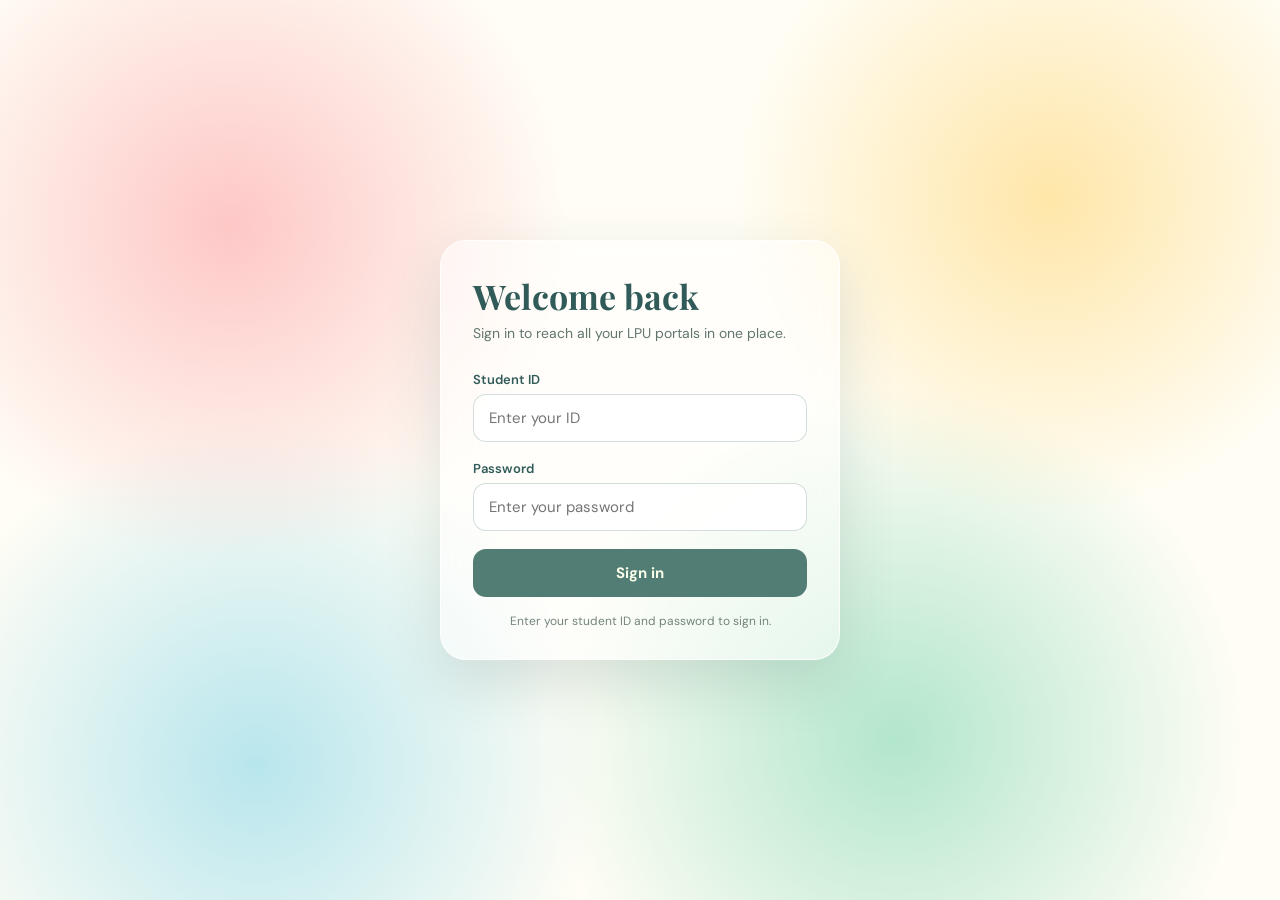
<file: index.html>
<!DOCTYPE html>
<html lang="en">
<head>
<meta charset="UTF-8">
<meta name="viewport" content="width=device-width, initial-scale=1.0">
<title>Student Login | LPU Portal Hub</title>
<link rel="stylesheet" href="background-effects.css">
<link rel="stylesheet" href="site.css">
</head>
<body class="site bg-blobs">
<main class="login-wrap">
  <section class="login-card">
    <h1>Welcome back</h1>
    <p class="sub">Sign in to reach all your LPU portals in one place.</p>
    <form id="loginForm" action="portals.html">
      <div id="errorMsg" class="login-error" role="alert"></div>
      <label for="uid">Student ID</label>
      <input id="uid" name="uid" type="text" autocomplete="username" placeholder="Enter your ID">
      <label for="pwd">Password</label>
      <input id="pwd" name="pwd" type="password" autocomplete="current-password" placeholder="Enter your password">
      <button class="btn" type="submit">Sign in</button>
    </form>
    <p class="hint">Enter your student ID and password to sign in.</p>
  </section>
</main>
<script src="login.js"></script>
</body>
</html>
</file>
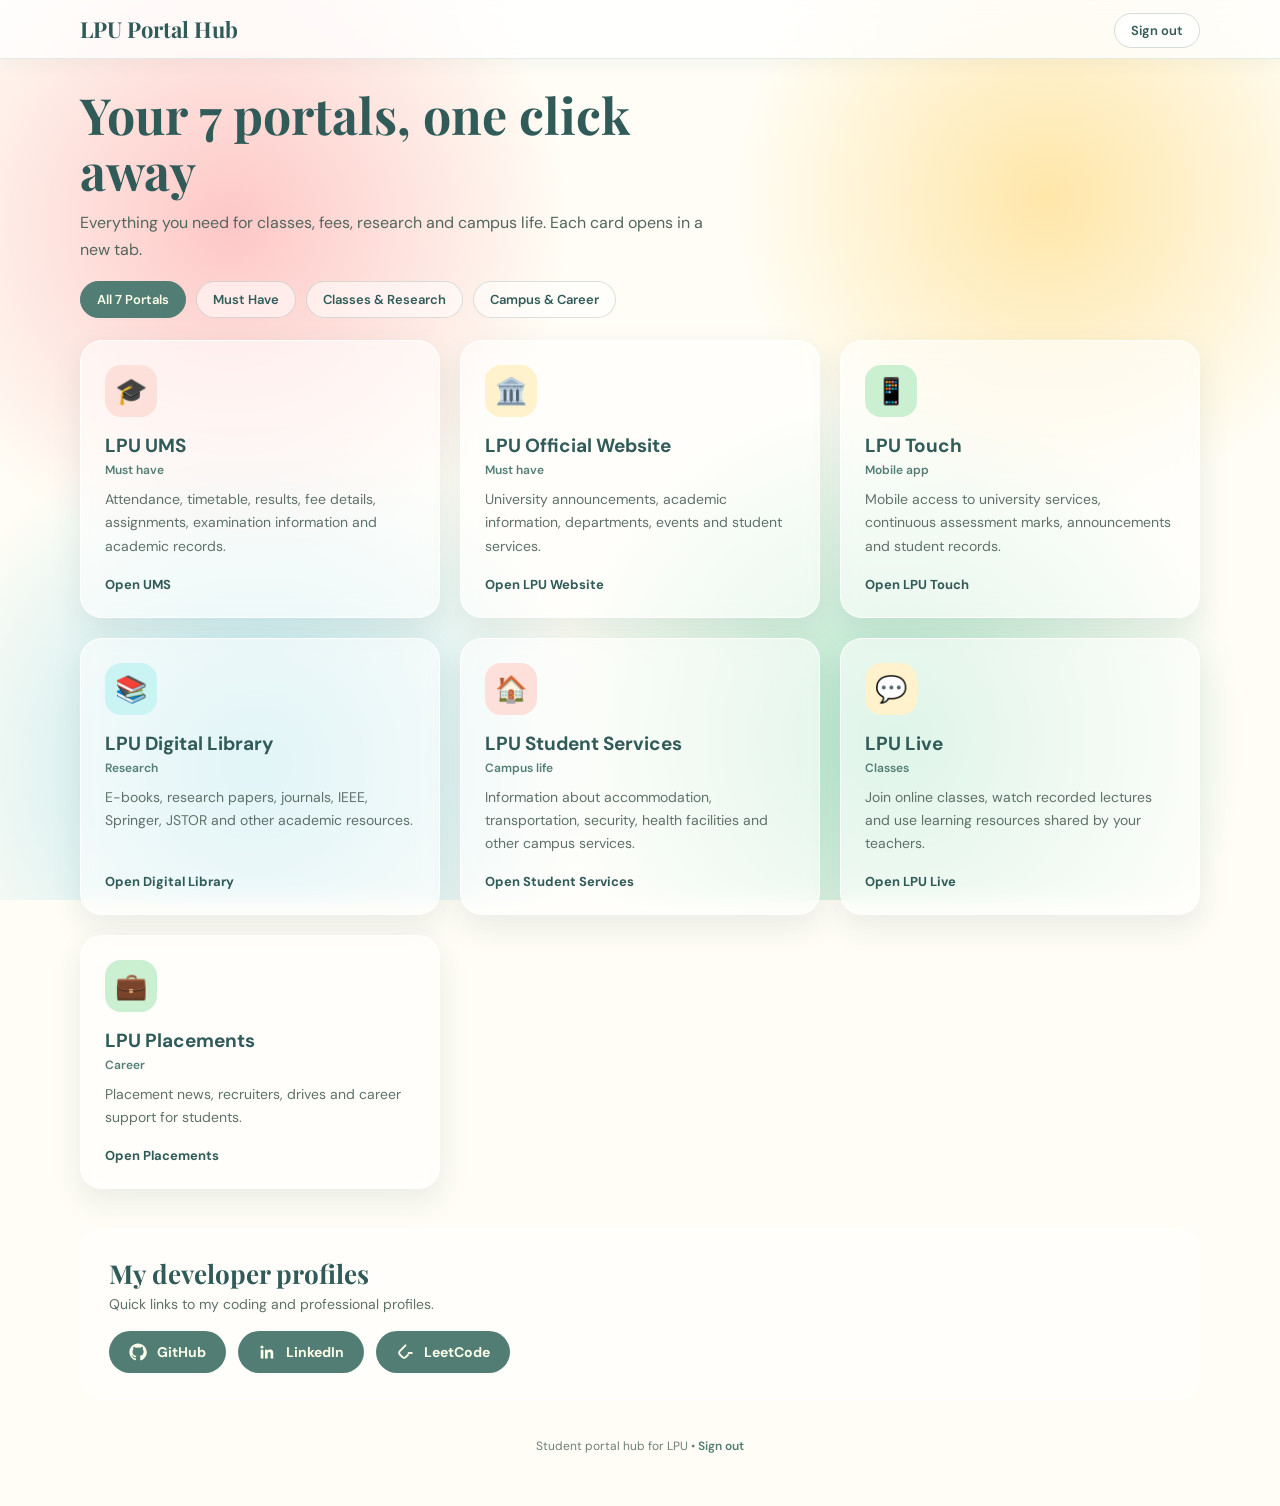
<file: portals.html>
<!DOCTYPE html>
<html lang="en">
<head>
<meta charset="UTF-8">
<meta name="viewport" content="width=device-width, initial-scale=1.0">
<title>My Portals | LPU Portal Hub</title>
<link rel="stylesheet" href="background-effects.css">
<link rel="stylesheet" href="site.css">
</head>
<body class="site bg-blobs">
<header class="site-header">
  <div class="top">
    <div class="nav-left">
      <button type="button" class="nav-pill" id="backBtn" aria-label="Go back">← Back</button>
      <a class="brand" href="portals.html">LPU Portal Hub</a>
    </div>
    <div class="nav-right">
      <a class="logout" href="index.html">Sign out</a>
    </div>
  </div>
</header>
<main class="wrap" id="topSection">
  <section class="intro">
    <h1>Your 7 portals, one click away</h1>
    <p>Everything you need for classes, fees, research and campus life. Each card opens in a new tab.</p>
  </section>

  <div class="filter-bar" role="group" aria-label="Filter portals">
    <button type="button" class="filter-btn active" data-filter="all">All 7 Portals</button>
    <button type="button" class="filter-btn" data-filter="essential">Must Have</button>
    <button type="button" class="filter-btn" data-filter="study">Classes &amp; Research</button>
    <button type="button" class="filter-btn" data-filter="campus">Campus &amp; Career</button>
  </div>

  <section class="grid" aria-label="LPU portals">
    <a class="portal" data-category="essential" href="https://ums.lpu.in/lpuums/" target="_blank" rel="noopener">
      <div class="icon">🎓</div><h2>LPU UMS</h2><p class="tag">Must have</p>
      <p class="d">Attendance, timetable, results, fee details, assignments, examination information and academic records.</p>
      <span class="open">Open UMS</span>
    </a>
    <a class="portal" data-category="essential" href="https://www.lpu.in/" target="_blank" rel="noopener">
      <div class="icon">🏛️</div><h2>LPU Official Website</h2><p class="tag">Must have</p>
      <p class="d">University announcements, academic information, departments, events and student services.</p>
      <span class="open">Open LPU Website</span>
    </a>
    <a class="portal" data-category="essential" id="openAppBtn" href="#" role="button">
      <div class="icon">📱</div><h2>LPU Touch</h2><p class="tag">Mobile app</p>
      <p class="d">Mobile access to university services, continuous assessment marks, announcements and student records.</p>
      <span class="open">Open LPU Touch</span>
    </a>
    <a class="portal" data-category="study" href="https://lpu.mapmyaccess.com/" target="_blank" rel="noopener">
      <div class="icon">📚</div><h2>LPU Digital Library</h2><p class="tag">Research</p>
      <p class="d">E-books, research papers, journals, IEEE, Springer, JSTOR and other academic resources.</p>
      <span class="open">Open Digital Library</span>
    </a>
    <a class="portal" data-category="campus" href="https://www.lpu.in/student-services/" target="_blank" rel="noopener">
      <div class="icon">🏠</div><h2>LPU Student Services</h2><p class="tag">Campus life</p>
      <p class="d">Information about accommodation, transportation, security, health facilities and other campus services.</p>
      <span class="open">Open Student Services</span>
    </a>
    <a class="portal" data-category="study" href="https://lpulive.lpu.in/" target="_blank" rel="noopener">
      <div class="icon">💬</div><h2>LPU Live</h2><p class="tag">Classes</p>
      <p class="d">Join online classes, watch recorded lectures and use learning resources shared by your teachers.</p>
      <span class="open">Open LPU Live</span>
    </a>
    <a class="portal" data-category="campus" href="https://www.lpu.in/placement/" target="_blank" rel="noopener">
      <div class="icon">💼</div><h2>LPU Placements</h2><p class="tag">Career</p>
      <p class="d">Placement news, recruiters, drives and career support for students.</p>
      <span class="open">Open Placements</span>
    </a>
  </section>

  <div class="modal-overlay" id="appModal" role="dialog" aria-modal="true" aria-labelledby="modalTitle">
    <div class="modal-box">
      <div class="modal-head">
        <h3 id="modalTitle">📱 LPU Touch Mobile App</h3>
        <button type="button" class="nav-pill" id="closeAppModal" aria-label="Go back to portals">← Back</button>
      </div>
      <div class="modal-body">
        <p>LPU Touch is the official mobile application for Android and iOS smartphones.</p>
        <p>Open directly on your device or download it from the app store:</p>
        <div class="modal-actions">
          <a class="modal-btn modal-btn-primary" href="intent://#Intent;package=ums.lovely.university;action=android.intent.action.MAIN;category=android.intent.category.LAUNCHER;S.browser_fallback_url=https%3A%2F%2Fplay.google.com%2Fstore%2Fapps%2Fdetails%3Fid%3Dums.lovely.university;end">Open LPU Touch (Android)</a>
          <a class="modal-btn modal-btn-secondary" href="https://play.google.com/store/apps/details?id=ums.lovely.university" target="_blank" rel="noopener">🤖 Google Play Store</a>
          <a class="modal-btn modal-btn-secondary" href="https://apps.apple.com/in/app/lpu-touch/id1454508605" target="_blank" rel="noopener">🍎 Apple App Store (iOS)</a>
          <button type="button" class="modal-btn modal-btn-back" id="modalBackBtn">← Back</button>
        </div>
      </div>
    </div>
  </div>

  <section class="profiles">
    <h2>My developer profiles</h2>
    <p>Quick links to my coding and professional profiles.</p>
    <div class="chips">
      <a class="chip" href="https://github.com/" target="_blank" rel="noopener">
        <svg viewBox="0 0 24 24" aria-hidden="true"><path d="M12 .5C5.7.5.5 5.7.5 12c0 5.1 3.3 9.4 7.9 10.9.6.1.8-.3.8-.6v-2c-3.2.7-3.9-1.5-3.9-1.5-.5-1.3-1.3-1.7-1.3-1.7-1-.7.1-.7.1-.7 1.2.1 1.8 1.2 1.8 1.2 1 1.8 2.7 1.3 3.4 1 .1-.8.4-1.3.7-1.6-2.6-.3-5.3-1.3-5.3-5.7 0-1.3.5-2.3 1.2-3.1-.1-.3-.5-1.5.1-3.1 0 0 1-.3 3.2 1.2a11 11 0 0 1 5.8 0c2.2-1.5 3.2-1.2 3.2-1.2.6 1.6.2 2.8.1 3.1.8.8 1.2 1.8 1.2 3.1 0 4.4-2.7 5.4-5.3 5.7.4.4.8 1.1.8 2.2v3.3c0 .3.2.7.8.6 4.6-1.5 7.9-5.8 7.9-10.9C23.5 5.7 18.3.5 12 .5z"/></svg>GitHub</a>
      <a class="chip" href="https://www.linkedin.com/" target="_blank" rel="noopener">
        <svg viewBox="0 0 24 24" aria-hidden="true"><path d="M20.400 20.500h-3.600v-5.600c0-1.300 0-3-1.800-3s-2.100 1.400-2.100 2.900v5.700H9.300V9h3.400v1.600c.5-.9 1.600-1.800 3.400-1.800 3.600 0 4.300 2.400 4.300 5.500v6.200zM5.300 7.400a2.100 2.100 0 1 1 0-4.200 2.100 2.100 0 0 1 0 4.200zM7.100 20.500H3.600V9h3.600v11.500z"/></svg>LinkedIn</a>
      <a class="chip" href="https://leetcode.com/" target="_blank" rel="noopener">
        <svg viewBox="0 0 24 24" aria-hidden="true"><path d="M13.500 2.200a1.300 1.300 0 0 0-1.800.1L4.200 10c-1.700 1.700-1.700 4.500 0 6.200l3.500 3.600c1.700 1.700 4.500 1.700 6.200 0l3-3.100a1.300 1.300 0 0 0-1.900-1.800l-3 3.100a1.800 1.800 0 0 1-2.500 0L6 14.400a2 2 0 0 1 0-2.700L13.600 4a1.300 1.300 0 0 0-.1-1.800zM16.800 12H21a1.300 1.300 0 0 1 0 2.600h-4.200a1.300 1.300 0 0 1 0-2.600z"/></svg>LeetCode</a>
    </div>
  </section>

  <footer>
    <p>Student portal hub for LPU • <a href="index.html">Sign out</a></p>
  </footer>
</main>
<script src="portals.js"></script>
</body>
</html>
</file>
<file: background-effects.css>
@import url('https://fonts.googleapis.com/css2?family=DM+Sans:wght@400;500;600;700&family=Playfair+Display:wght@600;700&display=swap');

/* =========================================================
   BACKGROUND EFFECTS GALLERY
   These classes are reusable. Add one class to <body>.
   Example: <body class="bg-radial-glow">
   ========================================================= */

:root {
    --ink: #315B58;
    --teal: #527D75;
    --mint: #CAF4F4;
    --cream: #FCFFE9;
    --pink: #FDE0D9;
    --green: #CAEFD1;
    --yellow: #FFF2CC;
    --muted: #73847C;
    --line: #E4ECE4;
}

* {
    box-sizing: border-box;
}

html {
    scroll-behavior: smooth;
}

body.demo-page {
    margin: 0;
    min-height: 100vh;
    font-family: 'DM Sans', sans-serif;
    color: var(--ink);
    background: #F7FBF7;
}

/* 01. PASTEL RADIAL GLOW
   Best match for the current EduTrack login background. */
.bg-radial-glow {
    background:
        radial-gradient(circle at 10% 12%, #FDE0D9, transparent 32%),
        radial-gradient(circle at 90% 88%, #CAEFD1, transparent 32%),
        #CAF4F4;
}

/* 02. PASTEL MESH GRADIENT
   Several soft colour lights overlap. */
.bg-mesh {
    background:
        radial-gradient(at 8% 15%, rgba(253, 224, 217, 0.95) 0, transparent 38%),
        radial-gradient(at 88% 12%, rgba(255, 242, 204, 0.95) 0, transparent 35%),
        radial-gradient(at 85% 88%, rgba(202, 239, 209, 0.95) 0, transparent 38%),
        radial-gradient(at 15% 90%, rgba(202, 244, 244, 0.95) 0, transparent 38%),
        #FCFFE9;
}

/* 03. AURORA GRADIENT
   A cool, atmospheric background. */
.bg-aurora {
    background:
        radial-gradient(ellipse at 15% 20%, rgba(91, 217, 194, 0.55), transparent 42%),
        radial-gradient(ellipse at 80% 15%, rgba(151, 133, 235, 0.48), transparent 40%),
        radial-gradient(ellipse at 55% 95%, rgba(65, 145, 190, 0.5), transparent 45%),
        #142B3A;
}

/* 04. FLOATING COLOUR BLOBS
   Soft blurred shapes made with multiple gradients. */
.bg-blobs {
    background:
        radial-gradient(circle at 18% 25%, rgba(253, 190, 190, 0.85), transparent 27%),
        radial-gradient(circle at 82% 22%, rgba(255, 225, 150, 0.8), transparent 25%),
        radial-gradient(circle at 70% 82%, rgba(165, 226, 195, 0.85), transparent 30%),
        radial-gradient(circle at 20% 85%, rgba(166, 224, 235, 0.8), transparent 27%),
        #FFFDF5;
}

/* 05. MINIMAL GRID */
.bg-grid {
    background-color: #F8FCF8;
    background-image:
        linear-gradient(rgba(82, 125, 117, 0.10) 1px, transparent 1px),
        linear-gradient(90deg, rgba(82, 125, 117, 0.10) 1px, transparent 1px);
    background-size: 32px 32px;
}

/* 06. SOFT DOT PATTERN */
.bg-dots {
    background-color: #FCFFE9;
    background-image: radial-gradient(rgba(82, 125, 117, 0.23) 1.2px, transparent 1.2px);
    background-size: 22px 22px;
}

/* 07. DIAGONAL STRIPES */
.bg-stripes {
    background-color: #F9FCF6;
    background-image: repeating-linear-gradient(
        135deg,
        rgba(82, 125, 117, 0.075) 0,
        rgba(82, 125, 117, 0.075) 1px,
        transparent 1px,
        transparent 13px
    );
}

/* 08. CONIC COLOUR SPOTLIGHT */
.bg-conic {
    background:
        conic-gradient(
            from 210deg at 50% 50%,
            #FDE0D9,
            #FFF2CC,
            #CAEFD1,
            #CAF4F4,
            #DCD6FF,
            #FDE0D9
        );
}

/* 09. GLASSMORPHISM
   Add bg-glass-stage to the page/section and glass-panel to the card. */
.bg-glass-stage {
    background:
        radial-gradient(circle at 15% 20%, #FDE0D9, transparent 30%),
        radial-gradient(circle at 85% 75%, #CAEFD1, transparent 32%),
        linear-gradient(135deg, #CAF4F4, #FFF2CC);
}

.glass-panel {
    background: rgba(255, 255, 255, 0.40);
    border: 1px solid rgba(255, 255, 255, 0.65);
    box-shadow: 0 18px 45px rgba(49, 91, 88, 0.13);
    -webkit-backdrop-filter: blur(14px);
    backdrop-filter: blur(14px);
}

/* 10. DARK NEON GLOW */
.bg-dark-neon {
    background:
        radial-gradient(circle at 18% 22%, rgba(42, 190, 176, 0.34), transparent 34%),
        radial-gradient(circle at 82% 78%, rgba(135, 93, 219, 0.38), transparent 36%),
        #101827;
}

/* 11. SUNRISE GRADIENT */
.bg-sunrise {
    background:
        linear-gradient(135deg, rgba(255, 242, 204, 0.92), transparent 55%),
        linear-gradient(35deg, #FDE0D9, #FFF7E8 55%, #F4D9E9);
}

/* 12. CORNER WASH */
.bg-corner-wash {
    background:
        radial-gradient(ellipse at top left, rgba(202, 244, 244, 0.95), transparent 48%),
        #FCFFE9;
}

/* =========================================================
   GALLERY PAGE DESIGN
   These styles only build the showcase page.
   ========================================================= */

.hero {
    position: relative;
    overflow: hidden;
    padding: 76px 20px 68px;
    text-align: center;
    background:
        radial-gradient(circle at 12% 15%, rgba(253, 224, 217, 0.95), transparent 30%),
        radial-gradient(circle at 90% 85%, rgba(202, 239, 209, 0.95), transparent 32%),
        #CAF4F4;
}

.hero::after {
    content: "";
    position: absolute;
    width: 260px;
    height: 260px;
    right: -100px;
    top: -130px;
    border: 1px solid rgba(82, 125, 117, 0.13);
    border-radius: 50%;
    box-shadow: 0 0 0 25px rgba(255,255,255,0.10), 0 0 0 50px rgba(255,255,255,0.08);
    pointer-events: none;
}

.eyebrow {
    margin: 0 0 10px;
    color: var(--teal);
    font-size: 11px;
    font-weight: 700;
    letter-spacing: 2px;
}

.hero h1,
.intro-row h2,
.how-to h2 {
    margin: 0;
    color: var(--ink);
    font-family: 'Playfair Display', serif;
    font-weight: 700;
}

.hero h1 {
    font-size: clamp(34px, 6vw, 54px);
    line-height: 1.12;
}

.hero-copy {
    max-width: 610px;
    margin: 17px auto 23px;
    color: #62766E;
    font-size: 15px;
    line-height: 1.8;
}

.hero-link {
    display: inline-flex;
    gap: 10px;
    align-items: center;
    padding: 12px 19px;
    color: var(--cream);
    background: var(--teal);
    border-radius: 999px;
    text-decoration: none;
    font-size: 13px;
    font-weight: 700;
    transition: 0.2s ease;
}

.hero-link:hover {
    background: var(--ink);
    transform: translateY(-2px);
}

.page-wrap {
    width: min(1120px, calc(100% - 36px));
    margin: 0 auto;
}

.intro-row {
    display: flex;
    align-items: end;
    justify-content: space-between;
    gap: 20px;
    padding: 48px 0 22px;
}

.intro-row h2,
.how-to h2 {
    font-size: clamp(25px, 3vw, 32px);
}

.intro-note {
    max-width: 360px;
    margin: 0;
    color: var(--muted);
    font-size: 13px;
    line-height: 1.7;
}

.effect-grid {
    display: grid;
    grid-template-columns: repeat(3, minmax(0, 1fr));
    gap: 22px;
}

.effect-card {
    overflow: hidden;
    background: rgba(252, 255, 233, 0.94);
    border: 1px solid rgba(82, 125, 117, 0.10);
    border-radius: 20px;
    box-shadow: 0 10px 28px rgba(49, 91, 88, 0.08);
    transition: transform 0.22s ease, box-shadow 0.22s ease;
}

.effect-card:hover {
    transform: translateY(-4px);
    box-shadow: 0 16px 34px rgba(49, 91, 88, 0.13);
}

.preview {
    display: grid;
    min-height: 205px;
    place-items: center;
    padding: 22px;
}

.preview-radial { background:
    radial-gradient(circle at 10% 12%, #FDE0D9, transparent 34%),
    radial-gradient(circle at 90% 88%, #CAEFD1, transparent 34%), #CAF4F4; }
.preview-mesh { background:
    radial-gradient(at 8% 15%, #FDE0D9 0, transparent 38%),
    radial-gradient(at 88% 12%, #FFF2CC 0, transparent 35%),
    radial-gradient(at 85% 88%, #CAEFD1 0, transparent 38%),
    radial-gradient(at 15% 90%, #CAF4F4 0, transparent 38%), #FCFFE9; }
.preview-aurora { background:
    radial-gradient(ellipse at 15% 20%, rgba(91,217,194,.7), transparent 42%),
    radial-gradient(ellipse at 80% 15%, rgba(151,133,235,.65), transparent 40%),
    radial-gradient(ellipse at 55% 95%, rgba(65,145,190,.65), transparent 45%), #142B3A; }
.preview-blobs { background:
    radial-gradient(circle at 18% 25%, #FDC9C9 0, transparent 28%),
    radial-gradient(circle at 82% 22%, #FFE5A5 0, transparent 27%),
    radial-gradient(circle at 70% 82%, #BCE8C8 0, transparent 30%),
    radial-gradient(circle at 20% 85%, #BDEBF0 0, transparent 28%), #FFFDF5; }
.preview-grid { background-color: #F8FCF8; background-image:
    linear-gradient(rgba(82,125,117,.13) 1px, transparent 1px),
    linear-gradient(90deg, rgba(82,125,117,.13) 1px, transparent 1px);
    background-size: 25px 25px; }
.preview-dots { background-color: #FCFFE9; background-image:
    radial-gradient(rgba(82,125,117,.32) 1.4px, transparent 1.4px); background-size: 19px 19px; }
.preview-stripes { background-color: #F9FCF6; background-image:
    repeating-linear-gradient(135deg, rgba(82,125,117,.10) 0, rgba(82,125,117,.10) 1px, transparent 1px, transparent 12px); }
.preview-conic { background: conic-gradient(from 210deg, #FDE0D9, #FFF2CC, #CAEFD1, #CAF4F4, #DCD6FF, #FDE0D9); }
.preview-glass { background:
    radial-gradient(circle at 15% 20%, #FDE0D9, transparent 34%),
    radial-gradient(circle at 85% 75%, #CAEFD1, transparent 34%),
    linear-gradient(135deg, #CAF4F4, #FFF2CC); }
.preview-dark { background:
    radial-gradient(circle at 18% 22%, rgba(42,190,176,.45), transparent 34%),
    radial-gradient(circle at 82% 78%, rgba(135,93,219,.48), transparent 36%), #101827; }
.preview-sunrise { background:
    linear-gradient(135deg, rgba(255,242,204,.92), transparent 55%),
    linear-gradient(35deg, #FDE0D9, #FFF7E8 55%, #F4D9E9); }
.preview-corner { background:
    radial-gradient(ellipse at top left, rgba(202,244,244,.98), transparent 50%), #FCFFE9; }

.sample-panel {
    display: flex;
    width: min(100%, 255px);
    min-height: 125px;
    flex-direction: column;
    align-items: center;
    justify-content: center;
    gap: 7px;
    padding: 17px;
    text-align: center;
    background: rgba(252, 255, 233, 0.80);
    border: 1px solid rgba(255,255,255,.85);
    border-radius: 17px;
    box-shadow: 0 10px 25px rgba(49,91,88,.10);
    -webkit-backdrop-filter: blur(8px);
    backdrop-filter: blur(8px);
}

.sample-panel strong,
.glass-panel strong {
    color: var(--ink);
    font-family: 'Playfair Display', serif;
    font-size: 21px;
}

.sample-panel > span:last-child,
.glass-panel > span:last-child {
    color: #6E8078;
    font-size: 11px;
}

.mini-tag {
    color: var(--teal);
    font-size: 9px;
    font-weight: 700;
    letter-spacing: 1.3px;
}

.sample-panel-dark {
    background: rgba(15, 30, 43, 0.55);
    border-color: rgba(255,255,255,.22);
}

.sample-panel-dark strong,
.sample-panel-dark > span:last-child {
    color: #F5FFF9;
}

.sample-panel-dark .mini-tag {
    color: #A8E8D8;
}

.glass-panel {
    display: flex;
    width: min(100%, 255px);
    min-height: 125px;
    flex-direction: column;
    align-items: center;
    justify-content: center;
    gap: 8px;
    padding: 17px;
    border-radius: 17px;
    text-align: center;
}

.card-info {
    padding: 18px 19px 20px;
}

.card-info h3 {
    margin: 0 0 9px;
    color: var(--ink);
    font-size: 15px;
    line-height: 1.4;
}

.card-title-row {
    display: flex;
    align-items: center;
    justify-content: space-between;
    flex-wrap: wrap;
    gap: 7px;
}

.level {
    padding: 5px 8px;
    color: #527D75;
    background: #E7F4E9;
    border-radius: 999px;
    font-size: 8px;
    font-weight: 700;
    letter-spacing: .6px;
}

.card-info p {
    min-height: 59px;
    margin: 0 0 14px;
    color: var(--muted);
    font-size: 12px;
    line-height: 1.7;
}

.card-info code,
.how-to code {
    padding: 5px 8px;
    color: #315B58;
    background: #EAF5EE;
    border: 1px solid #D8E7D9;
    border-radius: 7px;
    font-size: 11px;
}

.plus-note {
    color: var(--muted);
    font-size: 10px;
}

.how-to {
    margin: 48px 0 28px;
    padding: 30px;
    background: #FCFFE9;
    border: 1px solid rgba(82,125,117,.12);
    border-radius: 22px;
    box-shadow: 0 12px 32px rgba(49,91,88,.07);
}

.how-to .eyebrow {
    margin-bottom: 8px;
}

.how-to > p:not(.eyebrow) {
    color: var(--muted);
    font-size: 13px;
    line-height: 1.8;
}

.how-to pre {
    overflow-x: auto;
    margin: 12px 0 18px;
    padding: 15px 17px;
    color: #E8FFF5;
    background: #243F3C;
    border-radius: 12px;
    line-height: 1.7;
}

.how-to pre code {
    padding: 0;
    color: inherit;
    background: none;
    border: 0;
    font-size: 12px;
}

.how-to .tip {
    margin-top: 20px;
    padding: 12px 15px;
    color: #52665D;
    background: #F1F7E8;
    border-left: 3px solid #8BB8A5;
    border-radius: 8px;
}

.footer {
    padding: 0 0 28px;
    color: #89978F;
    font-size: 11px;
    text-align: center;
}

@media (max-width: 900px) {
    .effect-grid {
        grid-template-columns: repeat(2, minmax(0, 1fr));
    }
}

@media (max-width: 600px) {
    .hero {
        padding: 58px 18px 52px;
    }

    .page-wrap {
        width: min(100% - 26px, 500px);
    }

    .intro-row {
        display: block;
        padding-top: 36px;
    }

    .intro-note {
        margin-top: 12px;
    }

    .effect-grid {
        grid-template-columns: 1fr;
        gap: 17px;
    }

    .preview {
        min-height: 190px;
    }

    .card-info p {
        min-height: 0;
    }

    .how-to {
        padding: 23px 19px;
        margin-top: 34px;
    }
}
</file>
<file: site.css>
body.site{margin:0;min-height:100vh;font-family:'DM Sans',sans-serif;color:var(--ink);background-attachment:fixed}
a{color:inherit}
:focus-visible{outline:3px solid var(--ink);outline-offset:3px}

.login-wrap{min-height:100vh;display:grid;place-items:center;padding:24px}
.login-card{width:min(100%,400px);padding:36px 32px 30px;background:rgba(255,255,255,.55);border:1px solid rgba(255,255,255,.8);border-radius:26px;box-shadow:0 22px 55px rgba(49,91,88,.16);-webkit-backdrop-filter:blur(16px);backdrop-filter:blur(16px)}
.login-card h1{margin:0 0 6px;font-family:'Playfair Display',serif;font-size:34px;line-height:1.15}
.login-card .sub{margin:0 0 26px;color:#62766E;font-size:14px;line-height:1.6}
label{display:block;margin:0 0 6px;font-size:13px;font-weight:600}
input{width:100%;margin-bottom:18px;padding:13px 15px;font:inherit;font-size:15px;color:var(--ink);background:rgba(255,255,255,.85);border:1.5px solid rgba(82,125,117,.25);border-radius:13px}
input:focus{outline:none;border-color:var(--teal);box-shadow:0 0 0 4px rgba(82,125,117,.18)}
.btn{width:100%;padding:14px;font:inherit;font-size:15px;font-weight:700;color:var(--cream);background:var(--teal);border:0;border-radius:13px;cursor:pointer;transition:background .2s,transform .2s}
.btn:hover{background:var(--ink);transform:translateY(-2px)}
.hint{margin:16px 0 0;font-size:12px;color:var(--muted);text-align:center}
.login-error{display:none;margin-bottom:16px;padding:11px 14px;background:#fde8e8;border:1px solid #f8b4b4;border-radius:12px;color:#b91c1c;font-size:13px;font-weight:600;text-align:center}

.site-header{position:sticky;top:0;z-index:90;background:rgba(255,255,255,.75);-webkit-backdrop-filter:blur(16px);backdrop-filter:blur(16px);border-bottom:1px solid rgba(82,125,117,.15);box-shadow:0 4px 18px rgba(49,91,88,.05);transition:background .2s}
.top{display:flex;align-items:center;justify-content:space-between;gap:16px;width:min(1120px,calc(100% - 36px));margin:0 auto;padding:14px 0;flex-wrap:wrap}
.nav-left{display:flex;align-items:center;gap:10px;flex-wrap:wrap}
.brand{font-family:'Playfair Display',serif;font-size:22px;font-weight:700;text-decoration:none}
.nav-pill{display:inline-flex;align-items:center;gap:4px;padding:8px 14px;font:inherit;font-size:13px;font-weight:600;text-decoration:none;color:var(--ink);background:rgba(255,255,255,.75);border:1px solid rgba(82,125,117,.25);border-radius:999px;cursor:pointer;transition:background .2s,transform .15s}
.nav-pill:hover{background:#fff;transform:translateY(-1px)}
#backBtn{display:none}
.logout{padding:8px 16px;font-size:13px;font-weight:600;text-decoration:none;background:rgba(255,255,255,.75);border:1px solid rgba(82,125,117,.25);border-radius:999px;transition:background .2s}
.logout:hover{background:#fff}
.wrap{width:min(1120px,calc(100% - 36px));margin:0 auto;padding-bottom:40px}
.intro{padding:28px 0 18px;max-width:650px}
.intro h1{margin:0 0 10px;font-family:'Playfair Display',serif;font-size:clamp(32px,5.5vw,50px);line-height:1.12}
.intro p{margin:0;color:#52665D;font-size:16px;line-height:1.7}

.filter-bar{display:flex;flex-wrap:wrap;gap:10px;margin:0 0 22px}
.filter-btn{padding:9px 16px;font:inherit;font-size:13px;font-weight:600;color:var(--ink);background:rgba(255,255,255,.55);border:1px solid rgba(82,125,117,.22);border-radius:999px;cursor:pointer;transition:background .2s,color .2s}
.filter-btn:hover{background:rgba(255,255,255,.85)}
.filter-btn.active{color:var(--cream);background:var(--teal);border-color:var(--teal)}

.grid{display:grid;grid-template-columns:repeat(3,minmax(0,1fr));gap:20px}
.portal{display:flex;flex-direction:column;padding:24px;text-decoration:none;background:rgba(255,255,255,.58);border:1px solid rgba(255,255,255,.85);border-radius:22px;box-shadow:0 12px 30px rgba(49,91,88,.10);-webkit-backdrop-filter:blur(10px);backdrop-filter:blur(10px);transition:transform .22s,box-shadow .22s,background .22s}
a.portal:hover{transform:translateY(-5px);background:rgba(255,255,255,.8);box-shadow:0 18px 38px rgba(49,91,88,.16)}
.icon{display:grid;place-items:center;width:52px;height:52px;margin-bottom:16px;font-size:26px;border-radius:16px}
.portal:nth-child(1) .icon{background:var(--pink)}
.portal:nth-child(2) .icon{background:var(--yellow)}
.portal:nth-child(3) .icon{background:var(--green)}
.portal:nth-child(4) .icon{background:var(--mint)}
.portal:nth-child(5) .icon{background:var(--pink)}
.portal:nth-child(6) .icon{background:var(--yellow)}
.portal:nth-child(7) .icon{background:var(--green)}
.portal h2{margin:0 0 4px;font-size:19px}
.portal .tag{margin:0 0 10px;font-size:12px;font-weight:600;color:var(--teal)}
.portal p.d{margin:0 0 18px;flex:1;color:#5E7169;font-size:14px;line-height:1.65}
.open{font-size:13px;font-weight:700;text-decoration:none}

.modal-overlay{position:fixed;top:0;left:0;right:0;bottom:0;background:rgba(20,38,36,.55);-webkit-backdrop-filter:blur(6px);backdrop-filter:blur(6px);display:none;place-items:center;z-index:999;padding:20px}
.modal-box{background:#fff;border-radius:24px;max-width:480px;width:100%;padding:28px;box-shadow:0 24px 60px rgba(0,0,0,.22);animation:modalIn .2s ease-out}
@keyframes modalIn{from{opacity:0;transform:scale(.95)}to{opacity:1;transform:scale(1)}}
.modal-head{display:flex;justify-content:space-between;align-items:center;margin-bottom:14px}
.modal-head h3{margin:0;font-family:'Playfair Display',serif;font-size:22px;color:var(--ink)}
.modal-body p{margin:0 0 14px;color:#52665D;font-size:14px;line-height:1.6}
.modal-actions{display:flex;flex-direction:column;gap:10px;margin-top:18px}
.modal-btn{padding:12px 18px;border-radius:12px;font:inherit;font-size:14px;font-weight:700;text-align:center;text-decoration:none;display:flex;align-items:center;justify-content:center;gap:8px;cursor:pointer;transition:background .2s}
.modal-btn-primary{background:var(--teal);color:var(--cream);border:none}
.modal-btn-primary:hover{background:var(--ink)}
.modal-btn-secondary{background:rgba(82,125,117,.12);color:var(--ink);border:none}
.modal-btn-secondary:hover{background:rgba(82,125,117,.22)}
.modal-btn-back{background:transparent;color:var(--ink);border:1.5px solid rgba(82,125,117,.3)}
.modal-btn-back:hover{background:rgba(82,125,117,.12)}

.profiles{margin-top:40px;padding:26px 28px;background:rgba(255,255,255,.5);border:1px solid rgba(255,255,255,.85);border-radius:22px;-webkit-backdrop-filter:blur(10px);backdrop-filter:blur(10px)}
.profiles h2{margin:0 0 4px;font-family:'Playfair Display',serif;font-size:26px}
.profiles>p{margin:0 0 18px;color:#5E7169;font-size:14px}
.chips{display:flex;flex-wrap:wrap;gap:12px}
.chip{display:inline-flex;align-items:center;gap:10px;padding:12px 20px;font-size:14px;font-weight:700;text-decoration:none;color:var(--cream);background:var(--teal);border-radius:999px;transition:background .2s,transform .2s}
.chip:hover{background:var(--ink);transform:translateY(-2px)}
.chip svg{width:18px;height:18px;fill:currentColor}
footer{padding:26px 0 0;font-size:12px;color:#6E8078;text-align:center}
footer a{color:var(--teal);text-decoration:none;font-weight:600}
footer a:hover{text-decoration:underline;color:var(--ink)}
@media(max-width:900px){.grid{grid-template-columns:repeat(2,minmax(0,1fr))}}
@media(max-width:600px){.grid{grid-template-columns:1fr}.profiles{padding:22px 18px}}
@media(prefers-reduced-motion:reduce){*{transition:none!important}}
</file>
